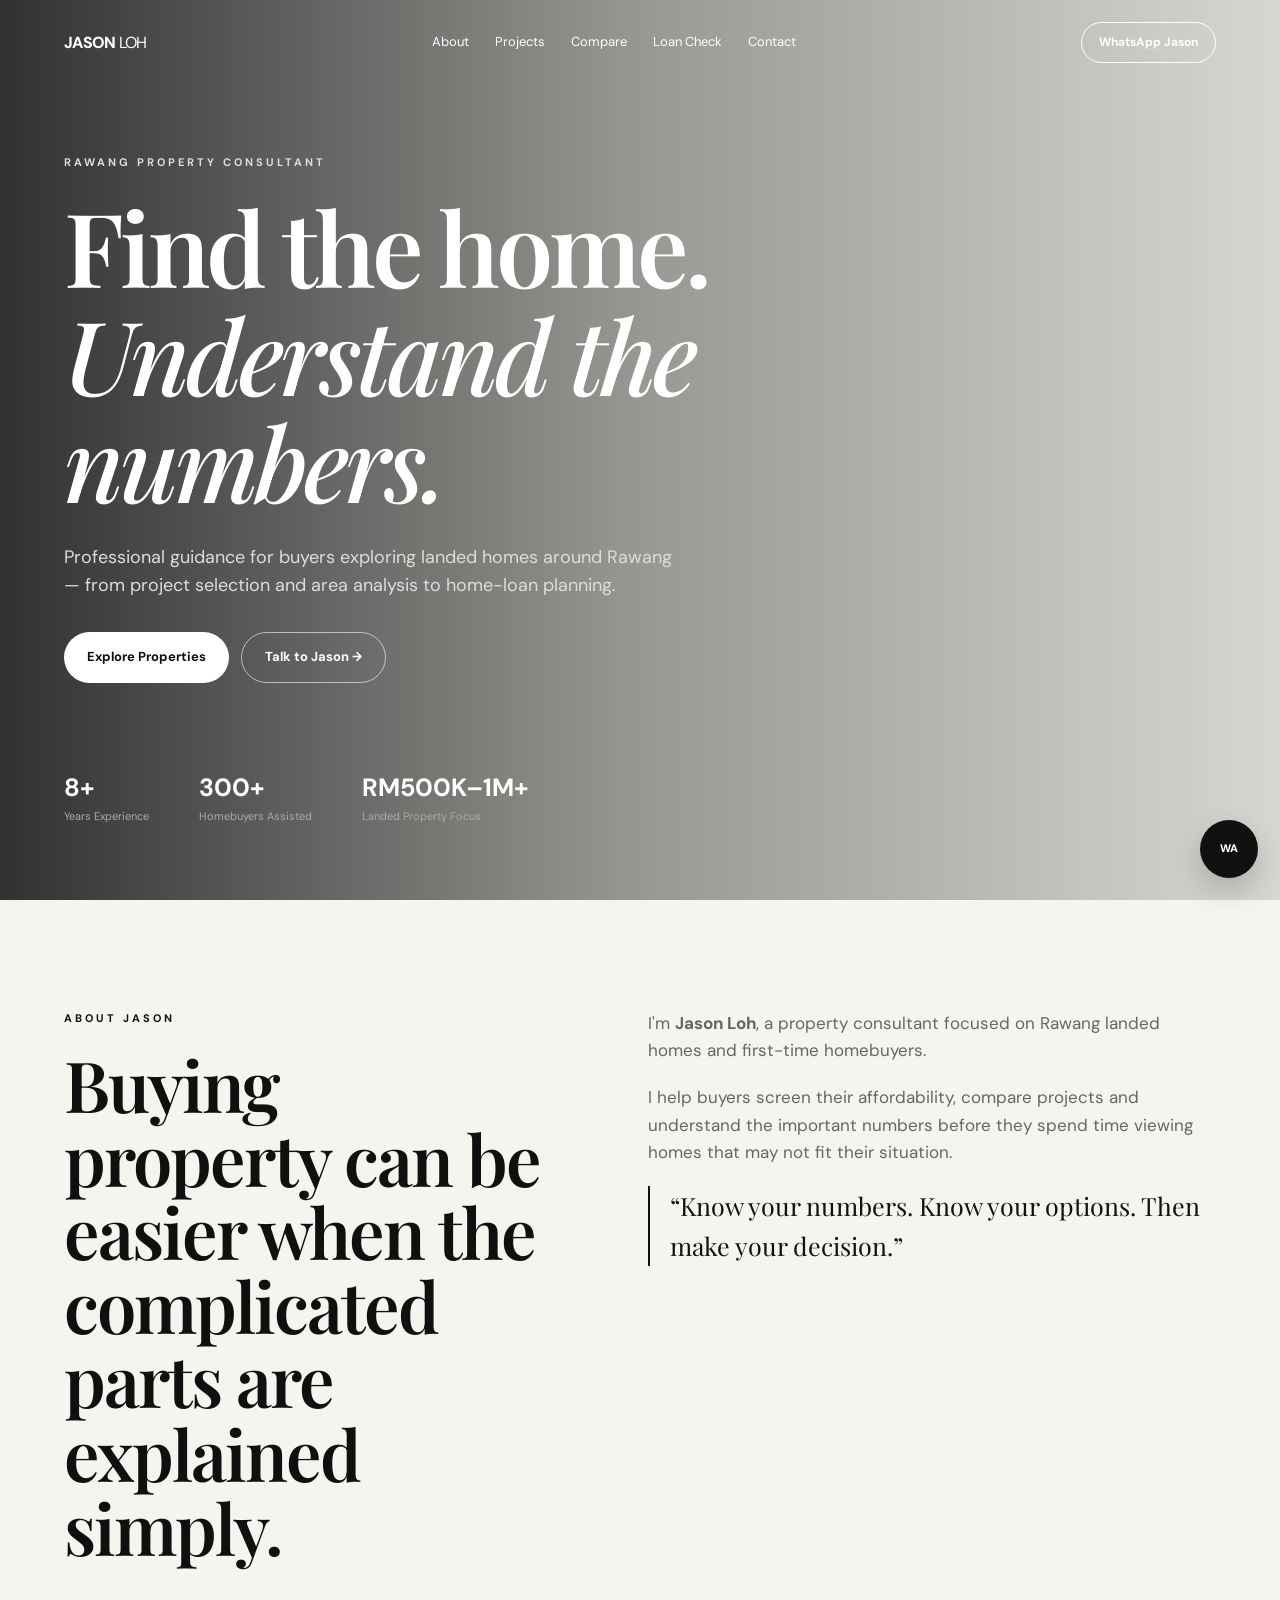
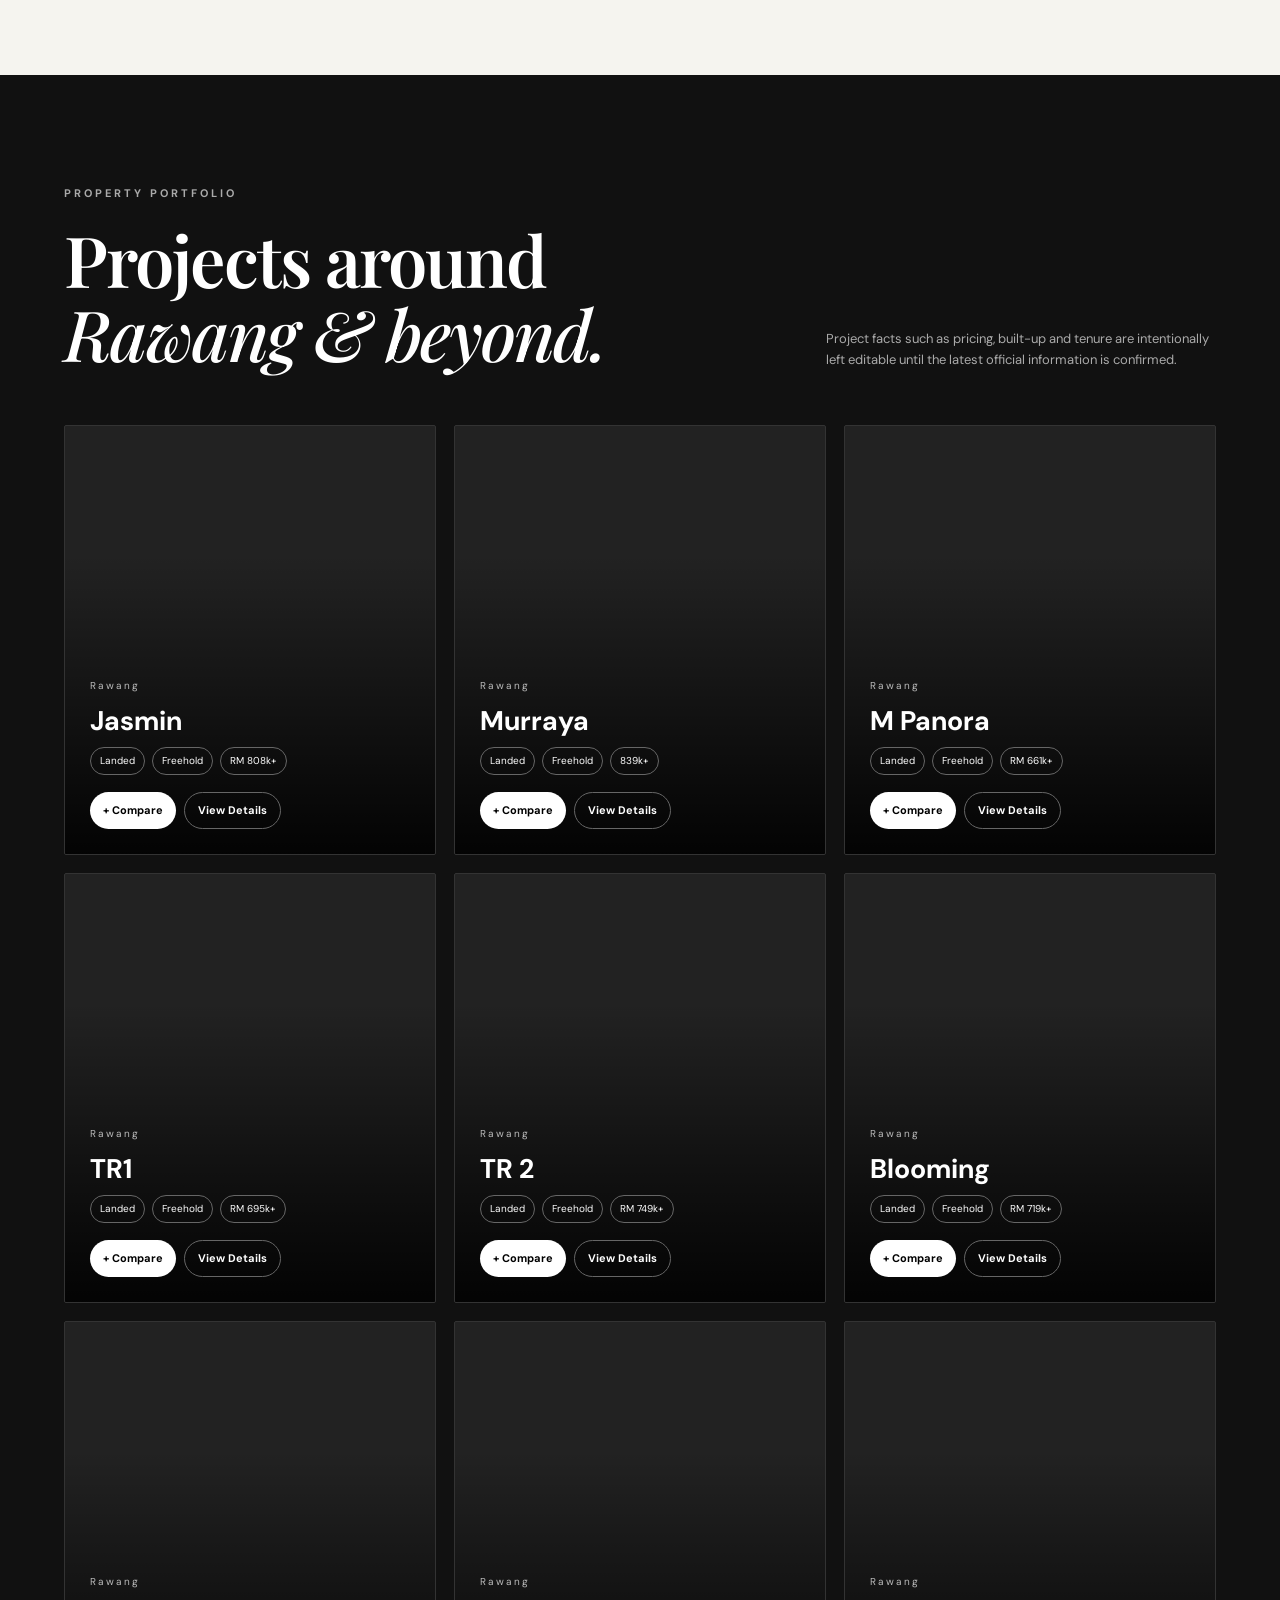
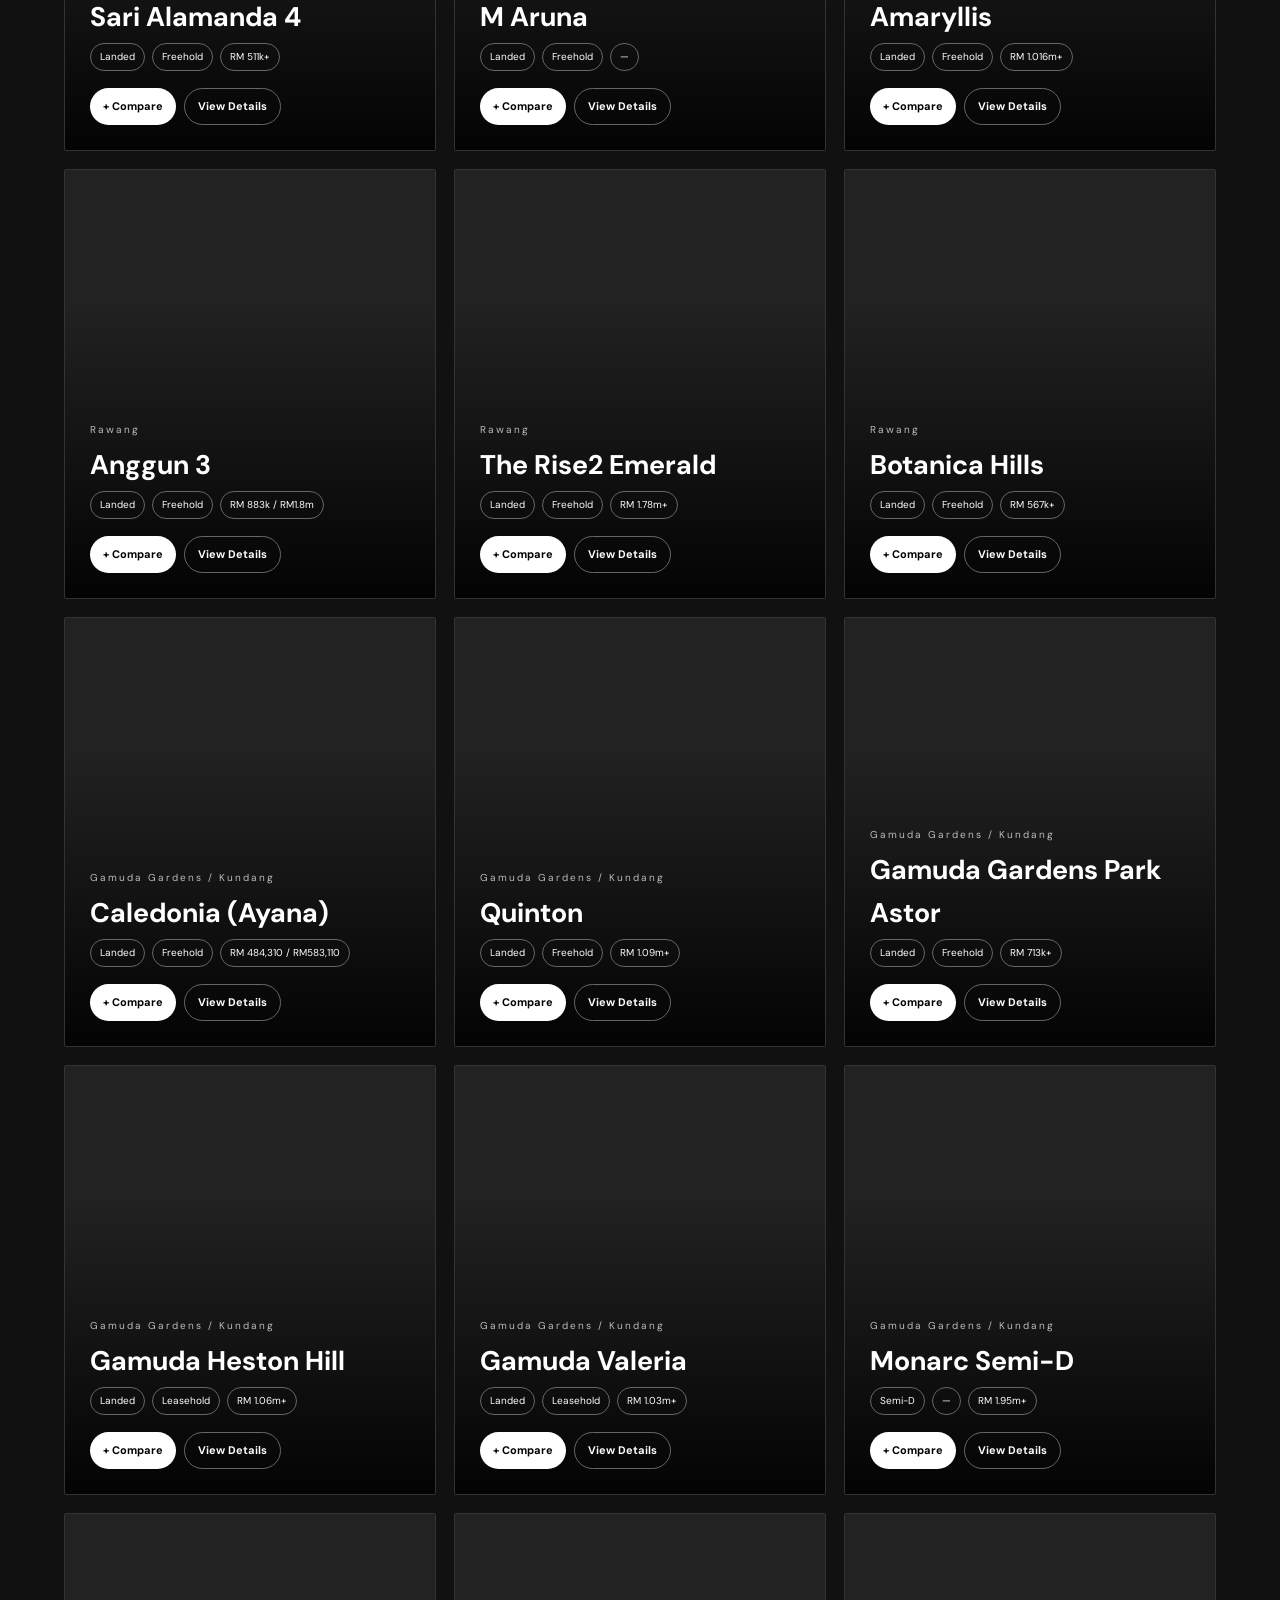
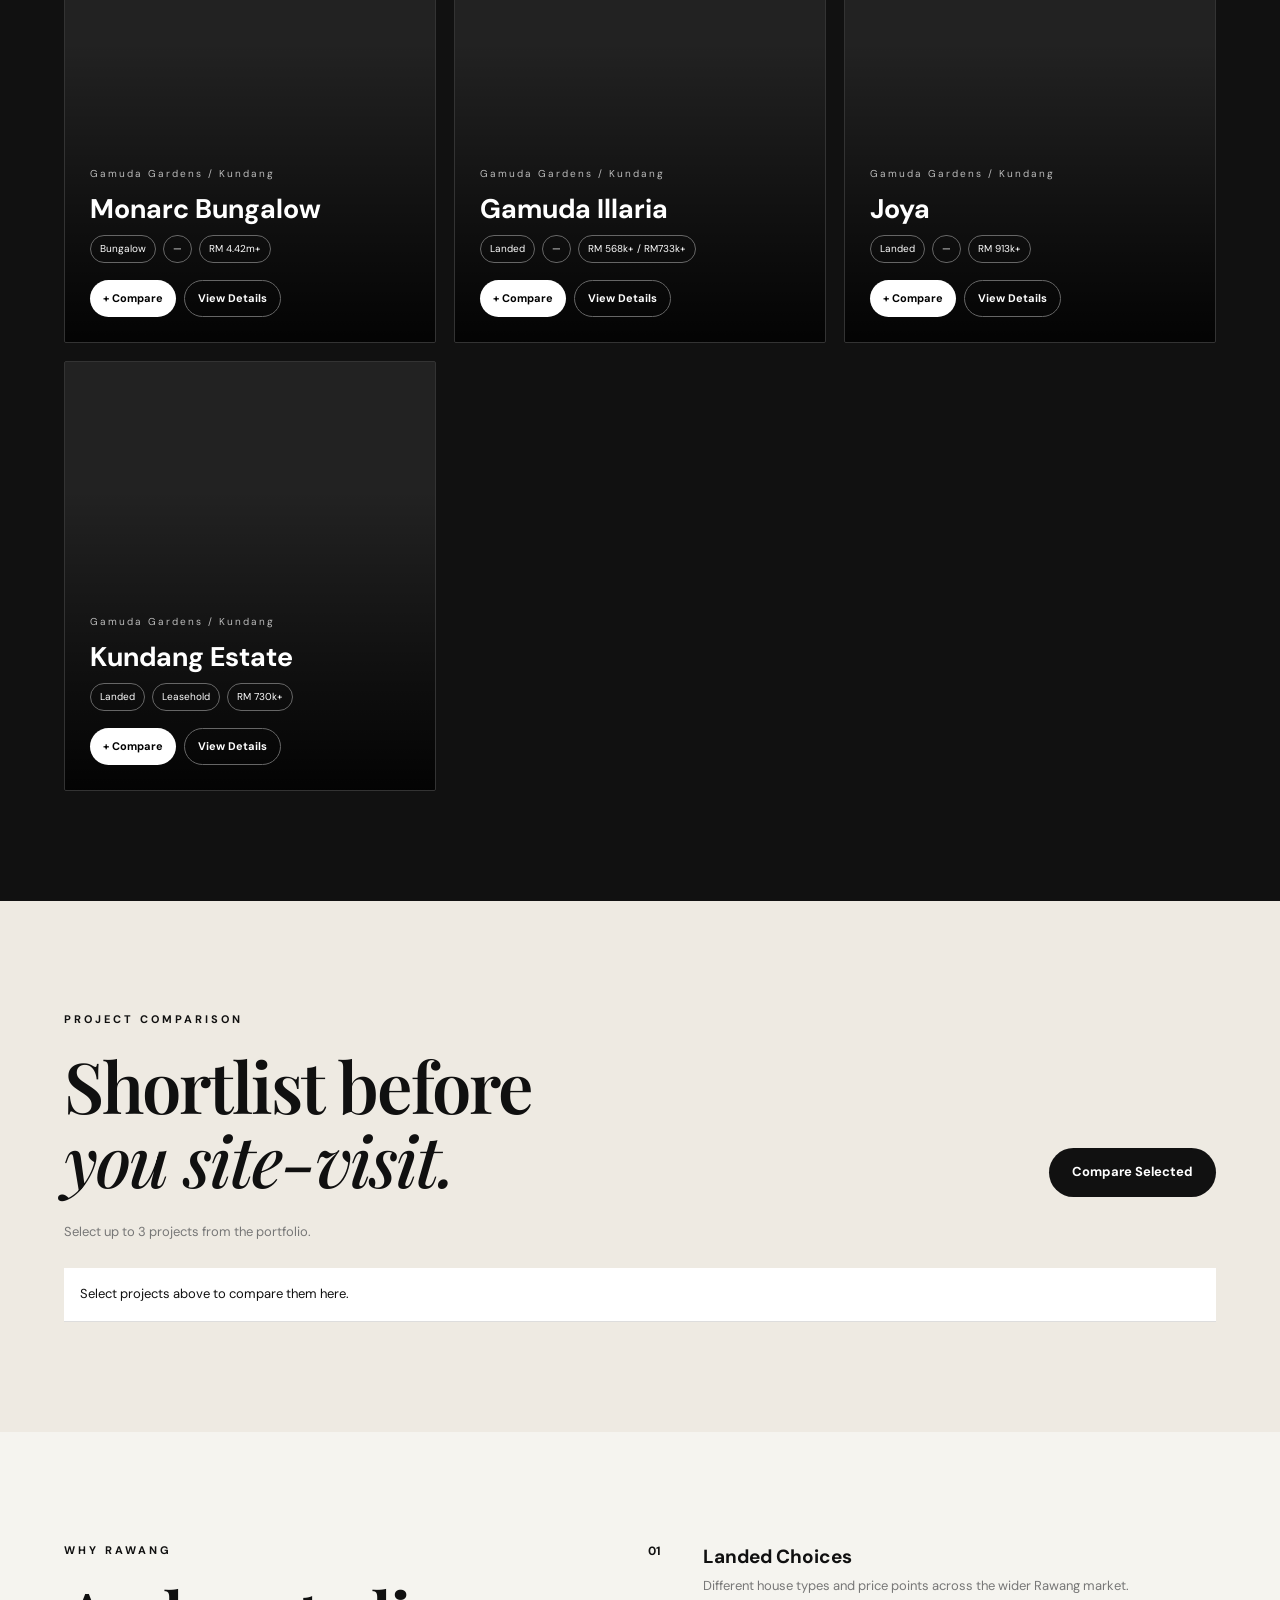
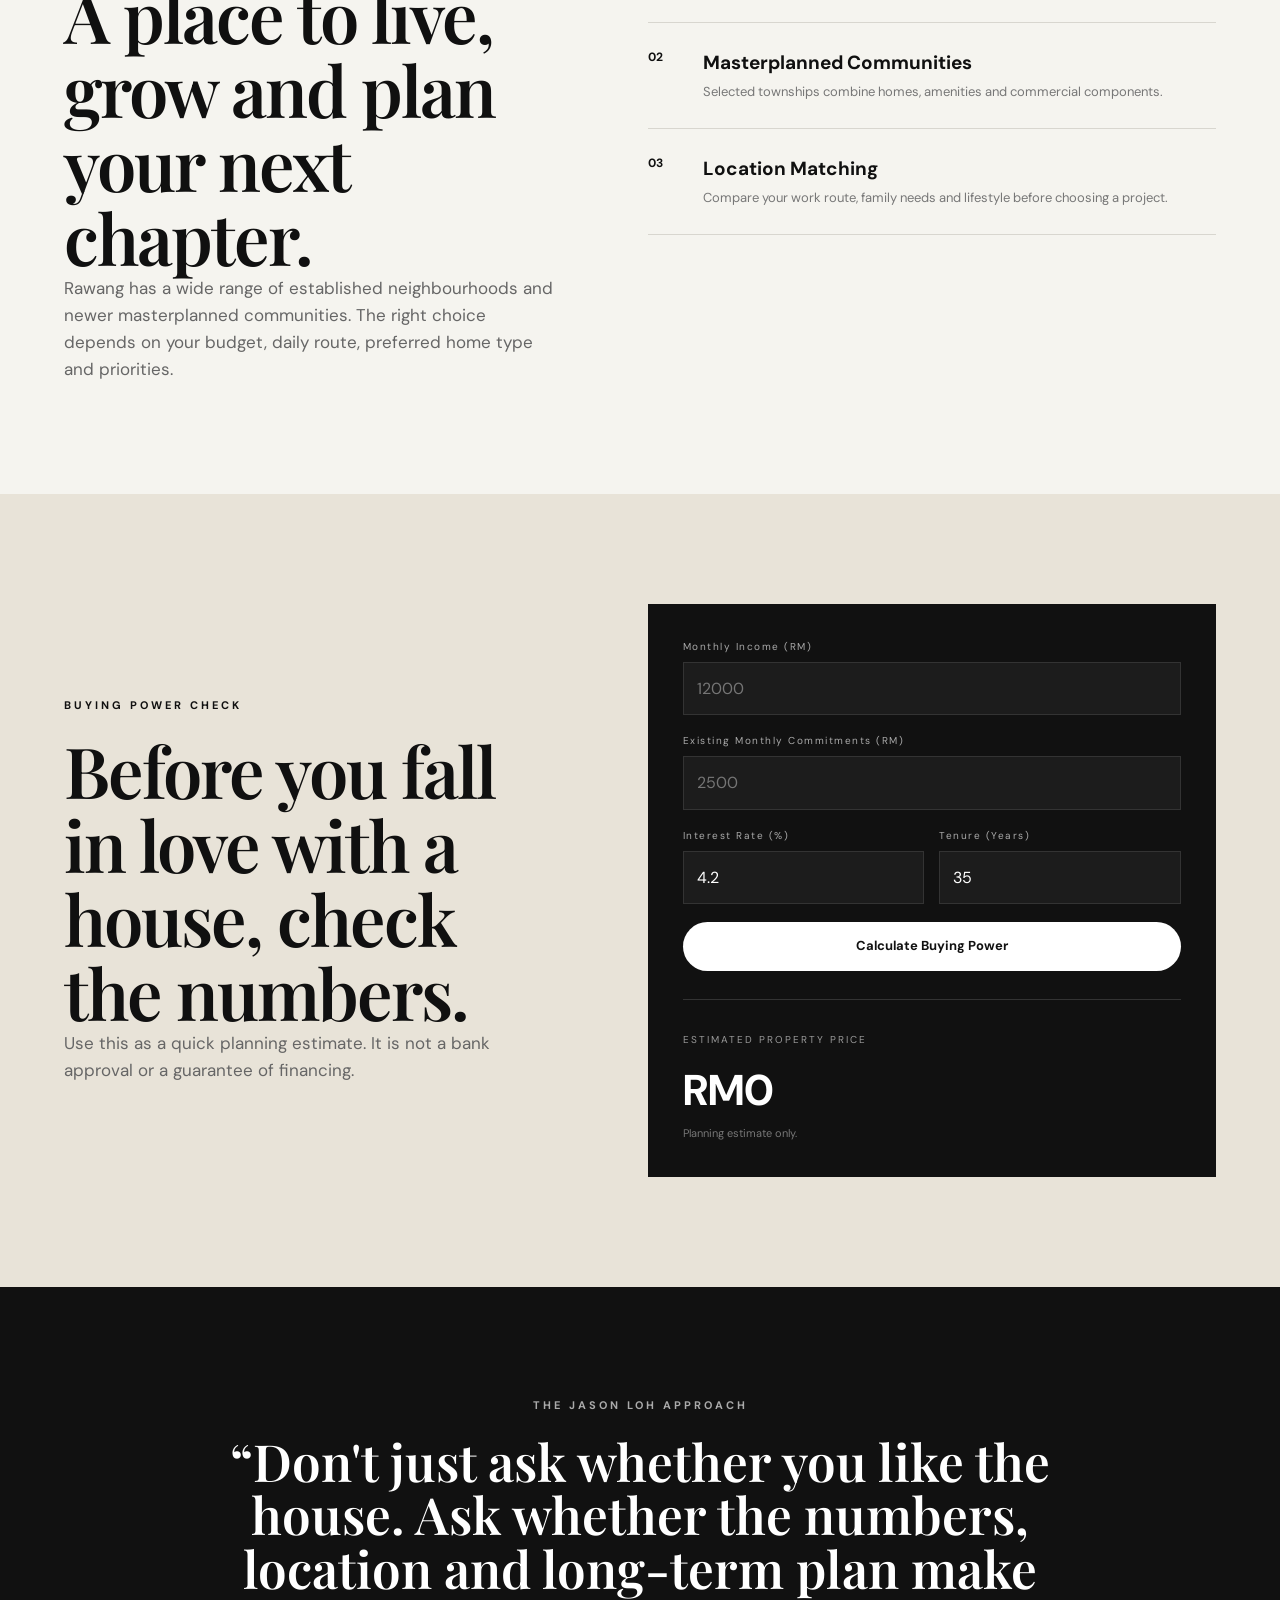
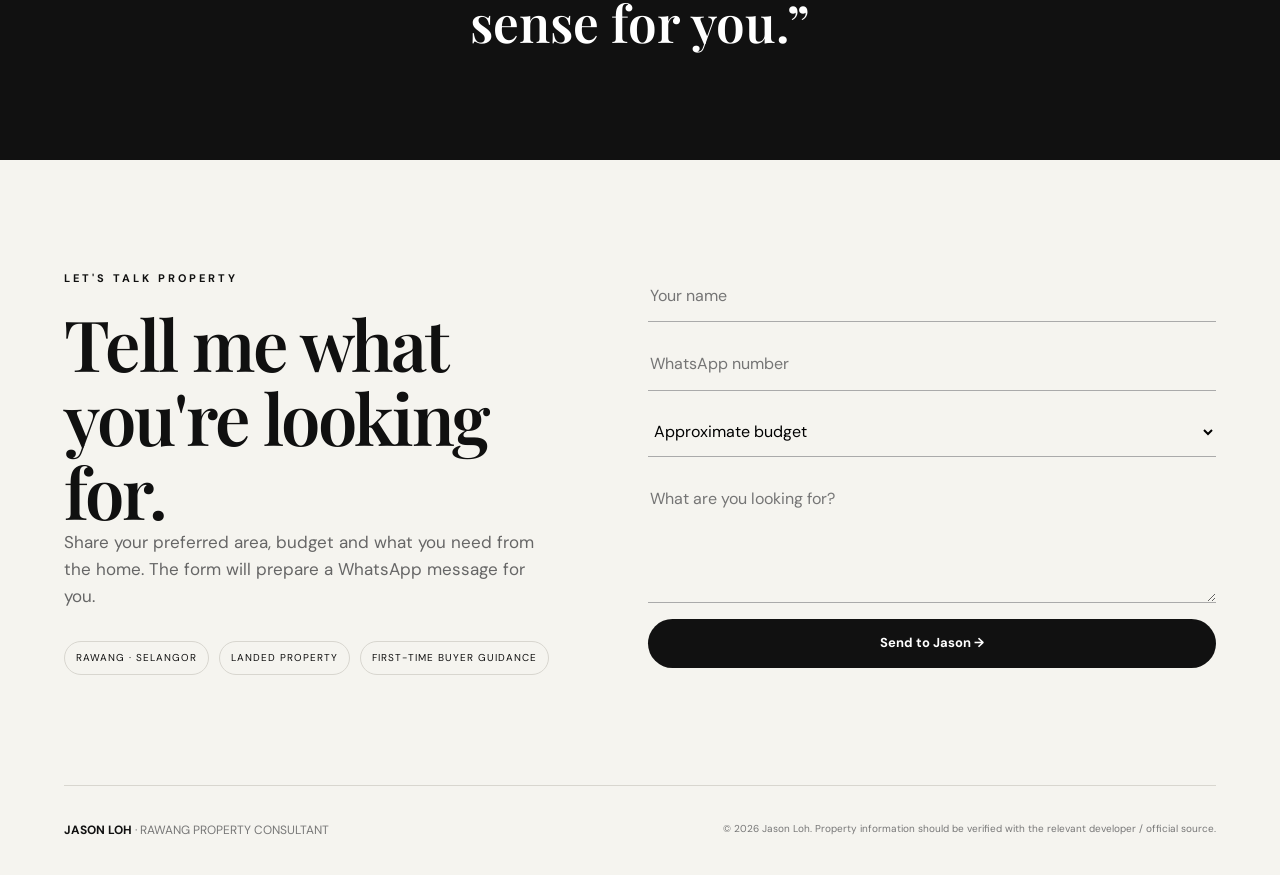
<file: index.html>
<!DOCTYPE html>
<html lang="en">
<head>
  <meta charset="UTF-8">
  <meta name="viewport" content="width=device-width, initial-scale=1.0">
  <meta name="description" content="Jason Loh — Rawang Property Consultant · Landed Homes · Semi-D · Bungalow. Explore landed homes, compare projects and check your estimated buying power.">
  <title>Jason Loh | Rawang Property Consultant</title>
  <link rel="preconnect" href="https://fonts.googleapis.com">
  <link rel="preconnect" href="https://fonts.gstatic.com" crossorigin>
  <link href="https://fonts.googleapis.com/css2?family=DM+Sans:wght@400;500;600;700&family=Playfair+Display:wght@500;600;700&display=swap" rel="stylesheet">
  <link rel="stylesheet" href="style.css">
</head>
<body>
<header class="site-header" id="siteHeader">
  <div class="container nav">
    <a class="brand" href="#home">JASON <span>LOH</span></a>
    <nav class="desktop-nav">
      <a href="#about">About</a>
      <a href="#projects">Projects</a>
      <a href="#compare">Compare</a>
      <a href="#loan">Loan Check</a>
      <a href="#contact">Contact</a>
    </nav>
    <a class="nav-whatsapp" data-wa-link href="#">WhatsApp Jason</a>
    <button class="menu-btn" id="menuBtn" aria-label="Open menu">☰</button>
  </div>
  <nav class="mobile-nav" id="mobileNav">
    <a href="#about">About</a><a href="#projects">Projects</a><a href="#compare">Compare</a>
    <a href="#loan">Loan Check</a><a href="#contact">Contact</a>
    <a class="mobile-wa" data-wa-link href="#">WhatsApp Jason</a>
  </nav>
</header>

<main>
<section class="hero" id="home">
  <div class="hero-bg"></div>
  <div class="container hero-inner">
    <div class="hero-copy">
      <div class="eyebrow light">RAWANG PROPERTY CONSULTANT</div>
      <h1>Find the home.<br><em>Understand the numbers.</em></h1>
      <p>Professional guidance for buyers exploring landed homes around Rawang — from project selection and area analysis to home-loan planning.</p>
      <div class="hero-actions">
        <a class="btn btn-light" href="#projects">Explore Properties</a>
        <a class="btn btn-outline-light" data-wa-link href="#">Talk to Jason →</a>
      </div>
      <div class="hero-stats">
        <div><b>8+</b><span>Years Experience</span></div>
        <div><b>300+</b><span>Homebuyers Assisted</span></div>
        <div><b>RM500K–1M+</b><span>Landed Property Focus</span></div>
      </div>
    </div>
  </div>
</section>

<section class="section" id="about">
  <div class="container split">
    <div>
      <div class="eyebrow">ABOUT JASON</div>
      <h2>Buying property can be easier when the complicated parts are explained simply.</h2>
    </div>
    <div class="body-copy">
      <p>I'm <strong>Jason Loh</strong>, a property consultant focused on Rawang landed homes and first-time homebuyers.</p>
      <p>I help buyers screen their affordability, compare projects and understand the important numbers before they spend time viewing homes that may not fit their situation.</p>
      <p class="quote-line">“Know your numbers. Know your options. Then make your decision.”</p>
    </div>
  </div>
</section>

<section class="section dark" id="projects">
  <div class="container">
    <div class="section-top">
      <div>
        <div class="eyebrow muted">PROPERTY PORTFOLIO</div>
        <h2>Projects around<br><em>Rawang & beyond.</em></h2>
      </div>
      <p class="section-note">Project facts such as pricing, built-up and tenure are intentionally left editable until the latest official information is confirmed.</p>
    </div>
    <div class="project-grid" id="projectGrid"></div><div class="project-modal" id="projectModal" aria-hidden="true"><div class="modal-panel"><button class="modal-close" id="modalClose">×</button><div id="modalContent"></div></div></div>
  </div>
</section>

<section class="section compare-section" id="compare">
  <div class="container">
    <div class="section-top">
      <div>
        <div class="eyebrow">PROJECT COMPARISON</div>
        <h2>Shortlist before<br><em>you site-visit.</em></h2>
      </div>
      <button class="btn btn-dark" id="compareBtn">Compare Selected</button>
    </div>
    <div class="selected-hint" id="selectedHint">Select up to 3 projects from the portfolio.</div>
    <div class="compare-table-wrap">
      <table class="compare-table">
        <thead id="compareHead"></thead>
        <tbody id="compareBody"></tbody>
      </table>
    </div>
  </div>
</section>

<section class="section" id="rawang">
  <div class="container split rawang-block">
    <div>
      <div class="eyebrow">WHY RAWANG</div>
      <h2>A place to live, grow and plan your next chapter.</h2>
      <p class="body-copy">Rawang has a wide range of established neighbourhoods and newer masterplanned communities. The right choice depends on your budget, daily route, preferred home type and priorities.</p>
    </div>
    <div class="number-list">
      <div><span>01</span><div><b>Landed Choices</b><p>Different house types and price points across the wider Rawang market.</p></div></div>
      <div><span>02</span><div><b>Masterplanned Communities</b><p>Selected townships combine homes, amenities and commercial components.</p></div></div>
      <div><span>03</span><div><b>Location Matching</b><p>Compare your work route, family needs and lifestyle before choosing a project.</p></div></div>
    </div>
  </div>
</section>

<section class="section beige" id="loan">
  <div class="container split loan-layout">
    <div>
      <div class="eyebrow">BUYING POWER CHECK</div>
      <h2>Before you fall in love with a house, check the numbers.</h2>
      <p class="body-copy">Use this as a quick planning estimate. It is not a bank approval or a guarantee of financing.</p>
    </div>
    <div class="calculator">
      <div class="field"><label>Monthly Income (RM)</label><input id="income" type="number" placeholder="12000"></div>
      <div class="field"><label>Existing Monthly Commitments (RM)</label><input id="commitment" type="number" placeholder="2500"></div>
      <div class="field-row">
        <div class="field"><label>Interest Rate (%)</label><input id="rate" type="number" value="4.2" step="0.1"></div>
        <div class="field"><label>Tenure (Years)</label><input id="tenure" type="number" value="35"></div>
      </div>
      <button class="btn btn-light full" id="calculateBtn">Calculate Buying Power</button>
      <div class="result"><small>ESTIMATED PROPERTY PRICE</small><strong id="loanResult">RM0</strong><p id="loanNote">Planning estimate only.</p></div>
    </div>
  </div>
</section>

<section class="section testimonial">
  <div class="container testimonial-inner">
    <div class="eyebrow muted">THE JASON LOH APPROACH</div>
    <blockquote>“Don't just ask whether you like the house. Ask whether the numbers, location and long-term plan make sense for you.”</blockquote>
  </div>
</section>

<section class="section contact" id="contact">
  <div class="container split">
    <div>
      <div class="eyebrow">LET'S TALK PROPERTY</div>
      <h2>Tell me what you're looking for.</h2>
      <p class="body-copy">Share your preferred area, budget and what you need from the home. The form will prepare a WhatsApp message for you.</p>
      <div class="contact-facts">
        <span>RAWANG · SELANGOR</span>
        <span>LANDED PROPERTY</span>
        <span>FIRST-TIME BUYER GUIDANCE</span>
      </div>
    </div>
    <form class="lead-form" id="leadForm">
      <input id="leadName" required placeholder="Your name">
      <input id="leadPhone" required placeholder="WhatsApp number">
      <select id="leadBudget">
        <option value="">Approximate budget</option>
        <option>RM500K – RM600K</option><option>RM600K – RM750K</option>
        <option>RM750K – RM1M</option><option>RM1M+</option>
      </select>
      <textarea id="leadMessage" placeholder="What are you looking for?"></textarea>
      <button class="btn btn-dark full" type="submit">Send to Jason →</button>
    </form>
  </div>
</section>
</main>

<footer>
  <div class="container footer-row">
    <div><strong>JASON LOH</strong><span> · RAWANG PROPERTY CONSULTANT</span></div>
    <small>© 2026 Jason Loh. Property information should be verified with the relevant developer / official source.</small>
  </div>
</footer>

<a class="floating-wa" data-wa-link href="#" aria-label="WhatsApp Jason">WA</a>
<script src="projects.js"></script>
<script src="main.js"></script>
</body>
</html>
</file>
<file: style.css>
:root{--ink:#101010;--paper:#f5f4ef;--muted:#777;--line:#d8d6cf;--beige:#e8e3d8;--dark:#101010;--white:#fff}
*{box-sizing:border-box;margin:0;padding:0}html{scroll-behavior:smooth}body{font-family:"DM Sans",sans-serif;background:var(--paper);color:var(--ink);line-height:1.6}a{text-decoration:none;color:inherit}button,input,textarea,select{font:inherit}button{cursor:pointer}.container{width:min(1180px,90%);margin:auto}.section{padding:110px 0}.eyebrow{font-size:11px;font-weight:700;letter-spacing:3px;margin-bottom:20px}.eyebrow.light{color:#ddd}.eyebrow.muted{color:#aaa}h1,h2,blockquote{font-family:"Playfair Display",serif;font-weight:600;line-height:1.05}h2{font-size:clamp(44px,5.5vw,76px);letter-spacing:-2px}em{font-weight:500}.body-copy{max-width:610px;color:#666;font-size:17px}.body-copy p{margin-bottom:20px}.quote-line{font-family:"Playfair Display",serif;font-size:25px;color:#111;border-left:2px solid #111;padding-left:20px}.site-header{position:fixed;z-index:50;top:0;left:0;width:100%;padding:22px 0;color:#fff;transition:.3s}.site-header.scrolled{background:rgba(245,244,239,.94);color:#111;backdrop-filter:blur(14px);padding:14px 0;border-bottom:1px solid var(--line)}.nav{display:flex;align-items:center;justify-content:space-between;gap:25px}.brand{font-weight:800;letter-spacing:-.7px}.brand span{font-weight:400}.desktop-nav{display:flex;gap:26px;font-size:13px}.desktop-nav a:hover{opacity:.55}.nav-whatsapp{border:1px solid currentColor;border-radius:100px;padding:10px 17px;font-size:12px;font-weight:700}.menu-btn{display:none;border:0;background:none;color:inherit;font-size:24px}.mobile-nav{display:none}.hero{min-height:100vh;position:relative;display:flex;align-items:center;color:#fff;overflow:hidden}.hero-bg{position:absolute;inset:0;background:linear-gradient(90deg,rgba(0,0,0,.8),rgba(0,0,0,.38),rgba(0,0,0,.12)),url("https://images.unsplash.com/photo-1600607687939-ce8a6c25118c?auto=format&fit=crop&w=2200&q=85") center/cover}.hero-inner{position:relative;z-index:1}.hero-copy{max-width:800px;padding-top:80px}.hero h1{font-size:clamp(55px,8vw,105px);letter-spacing:-4px;margin-bottom:28px}.hero p{max-width:620px;font-size:18px;color:#ddd;margin-bottom:32px}.hero-actions{display:flex;gap:12px;flex-wrap:wrap}.btn{display:inline-flex;align-items:center;justify-content:center;border:0;border-radius:100px;padding:14px 23px;font-weight:700;font-size:13px;transition:.25s}.btn:hover{transform:translateY(-2px)}.btn-dark{background:#111;color:#fff}.btn-light{background:#fff;color:#111}.btn-outline-light{border:1px solid rgba(255,255,255,.6);color:#fff;background:transparent}.full{width:100%}.hero-stats{display:flex;gap:50px;margin-top:85px}.hero-stats div{display:flex;flex-direction:column}.hero-stats b{font-size:25px}.hero-stats span{font-size:11px;color:#aaa}.split{display:grid;grid-template-columns:1fr 1.15fr;gap:90px;align-items:start}.section-top{display:flex;justify-content:space-between;align-items:end;gap:50px;margin-bottom:55px}.section-note{max-width:390px;color:#aaa;font-size:13px}.dark{background:#111;color:#fff}.project-grid{display:grid;grid-template-columns:repeat(3,1fr);gap:18px}.project-card .project-image{background-position:center}.project-card{border-radius:2px}.project-card{min-height:430px;position:relative;overflow:hidden;background:#222;border:1px solid #333}.project-image{position:absolute;inset:0;background-size:cover;background-position:center;transition:.6s}.project-card:hover .project-image{transform:scale(1.05)}.project-card:after{content:"";position:absolute;inset:0;background:linear-gradient(transparent 30%,rgba(0,0,0,.9))}.project-info{position:absolute;z-index:2;left:25px;right:25px;bottom:25px}.project-kicker{font-size:10px;letter-spacing:2px;color:#bbb}.project-info h3{font-size:27px;margin:5px 0}.project-meta{display:flex;gap:7px;flex-wrap:wrap}.project-meta span{border:1px solid #666;border-radius:100px;padding:5px 9px;font-size:10px}.project-actions{display:flex;gap:8px;margin-top:17px}.project-actions button{background:#fff;border:0;border-radius:100px;padding:9px 13px;font-size:11px;font-weight:700}.project-actions .ghost{background:transparent;color:#fff;border:1px solid #666}.compare-section{background:#eeeae2}.selected-hint{color:#777;font-size:13px;margin:-30px 0 25px}.compare-table-wrap{overflow:auto}.compare-table{width:100%;border-collapse:collapse;min-width:650px;background:#fff}.compare-table th,.compare-table td{text-align:left;padding:16px;border-bottom:1px solid #ddd;font-size:13px}.compare-table th{font-weight:700}.number-list{display:grid;gap:25px}.number-list>div{display:grid;grid-template-columns:40px 1fr;gap:15px;padding-bottom:25px;border-bottom:1px solid var(--line)}.number-list span{font-size:12px;font-weight:700}.number-list b{font-size:19px}.number-list p{color:#777;font-size:13px;margin-top:4px}.beige{background:var(--beige)}.loan-layout{align-items:center}.calculator{background:#111;color:#fff;padding:35px}.field{margin-bottom:18px;flex:1}.field label{display:block;color:#aaa;font-size:10px;letter-spacing:1.5px;margin-bottom:7px}.field input,.lead-form input,.lead-form textarea,.lead-form select{width:100%;background:transparent;border:0;border-bottom:1px solid #aaa;padding:13px 2px;outline:0}.calculator .field input{background:#1c1c1c;color:#fff;border:1px solid #333;padding:13px}.field-row{display:flex;gap:15px}.result{margin-top:28px;padding-top:25px;border-top:1px solid #333}.result small{color:#999;font-size:10px;letter-spacing:2px}.result strong{display:block;font-size:43px;margin-top:5px}.result p{font-size:11px;color:#777}.testimonial{background:#111;color:#fff;text-align:center}.testimonial-inner{max-width:900px}.testimonial blockquote{font-size:clamp(31px,4vw,55px)}.contact-facts{display:flex;gap:10px;flex-wrap:wrap;margin-top:30px}.contact-facts span{font-size:10px;letter-spacing:1px;border:1px solid var(--line);padding:8px 11px;border-radius:100px}.lead-form{display:grid;gap:16px}.lead-form textarea{min-height:130px;resize:vertical}.footer-row{padding:35px 0;display:flex;justify-content:space-between;gap:30px;border-top:1px solid var(--line);font-size:12px}.footer-row span,.footer-row small{color:#777}.floating-wa{position:fixed;right:22px;bottom:22px;width:58px;height:58px;border-radius:50%;display:flex;align-items:center;justify-content:center;background:#111;color:#fff;font-size:11px;font-weight:800;z-index:40;box-shadow:0 12px 30px rgba(0,0,0,.18)}
@media(max-width:850px){.section{padding:75px 0}.desktop-nav,.nav-whatsapp{display:none}.menu-btn{display:block}.mobile-nav.open{display:flex;position:absolute;top:65px;left:0;width:100%;padding:20px 5%;background:#111;flex-direction:column;gap:18px}.site-header.scrolled .mobile-nav.open{background:var(--paper)}.split{grid-template-columns:1fr;gap:45px}.project-grid{grid-template-columns:1fr}.section-top{display:block}.section-note{margin-top:20px}.hero h1{font-size:59px;letter-spacing:-2px}.hero-stats{gap:22px;margin-top:60px;flex-wrap:wrap}.hero-stats b{font-size:20px}.hero-stats span{font-size:10px}.field-row{flex-direction:column;gap:0}.footer-row{flex-direction:column}.project-card{min-height:400px}}

.project-modal{display:none;position:fixed;inset:0;background:rgba(0,0,0,.72);z-index:100;padding:30px;overflow:auto}.project-modal.open{display:flex;align-items:center;justify-content:center}.modal-panel{position:relative;background:#f5f4ef;color:#111;width:min(850px,100%);padding:42px;max-height:90vh;overflow:auto}.modal-close{position:absolute;right:18px;top:12px;border:0;background:none;font-size:34px}.modal-kicker{font-size:10px;letter-spacing:2px;color:#777}.modal-panel h3{font-family:"Playfair Display",serif;font-size:48px;line-height:1.05;margin:7px 0 20px}.modal-source{white-space:pre-wrap;background:#fff;border:1px solid #ddd;padding:18px;font-size:12px;color:#555;margin:20px 0}.modal-note{font-size:12px;color:#777}
</file>
